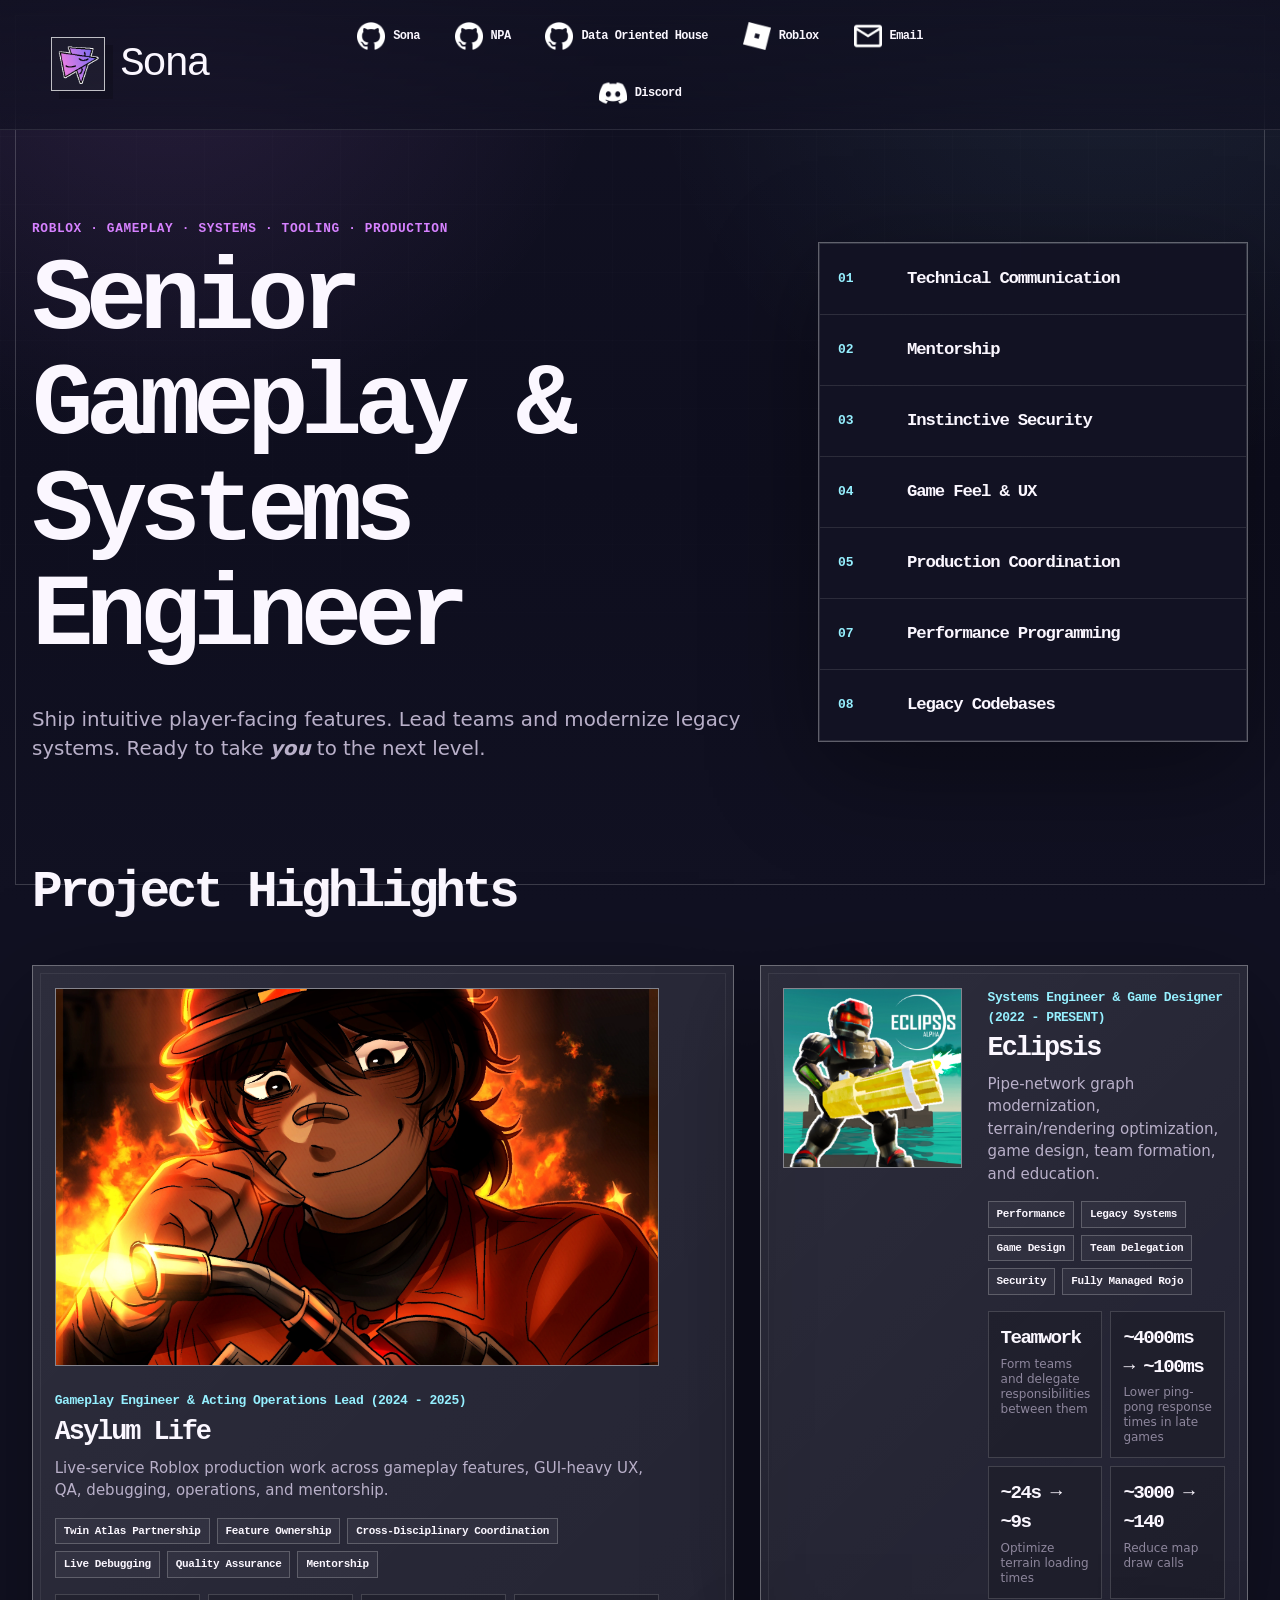
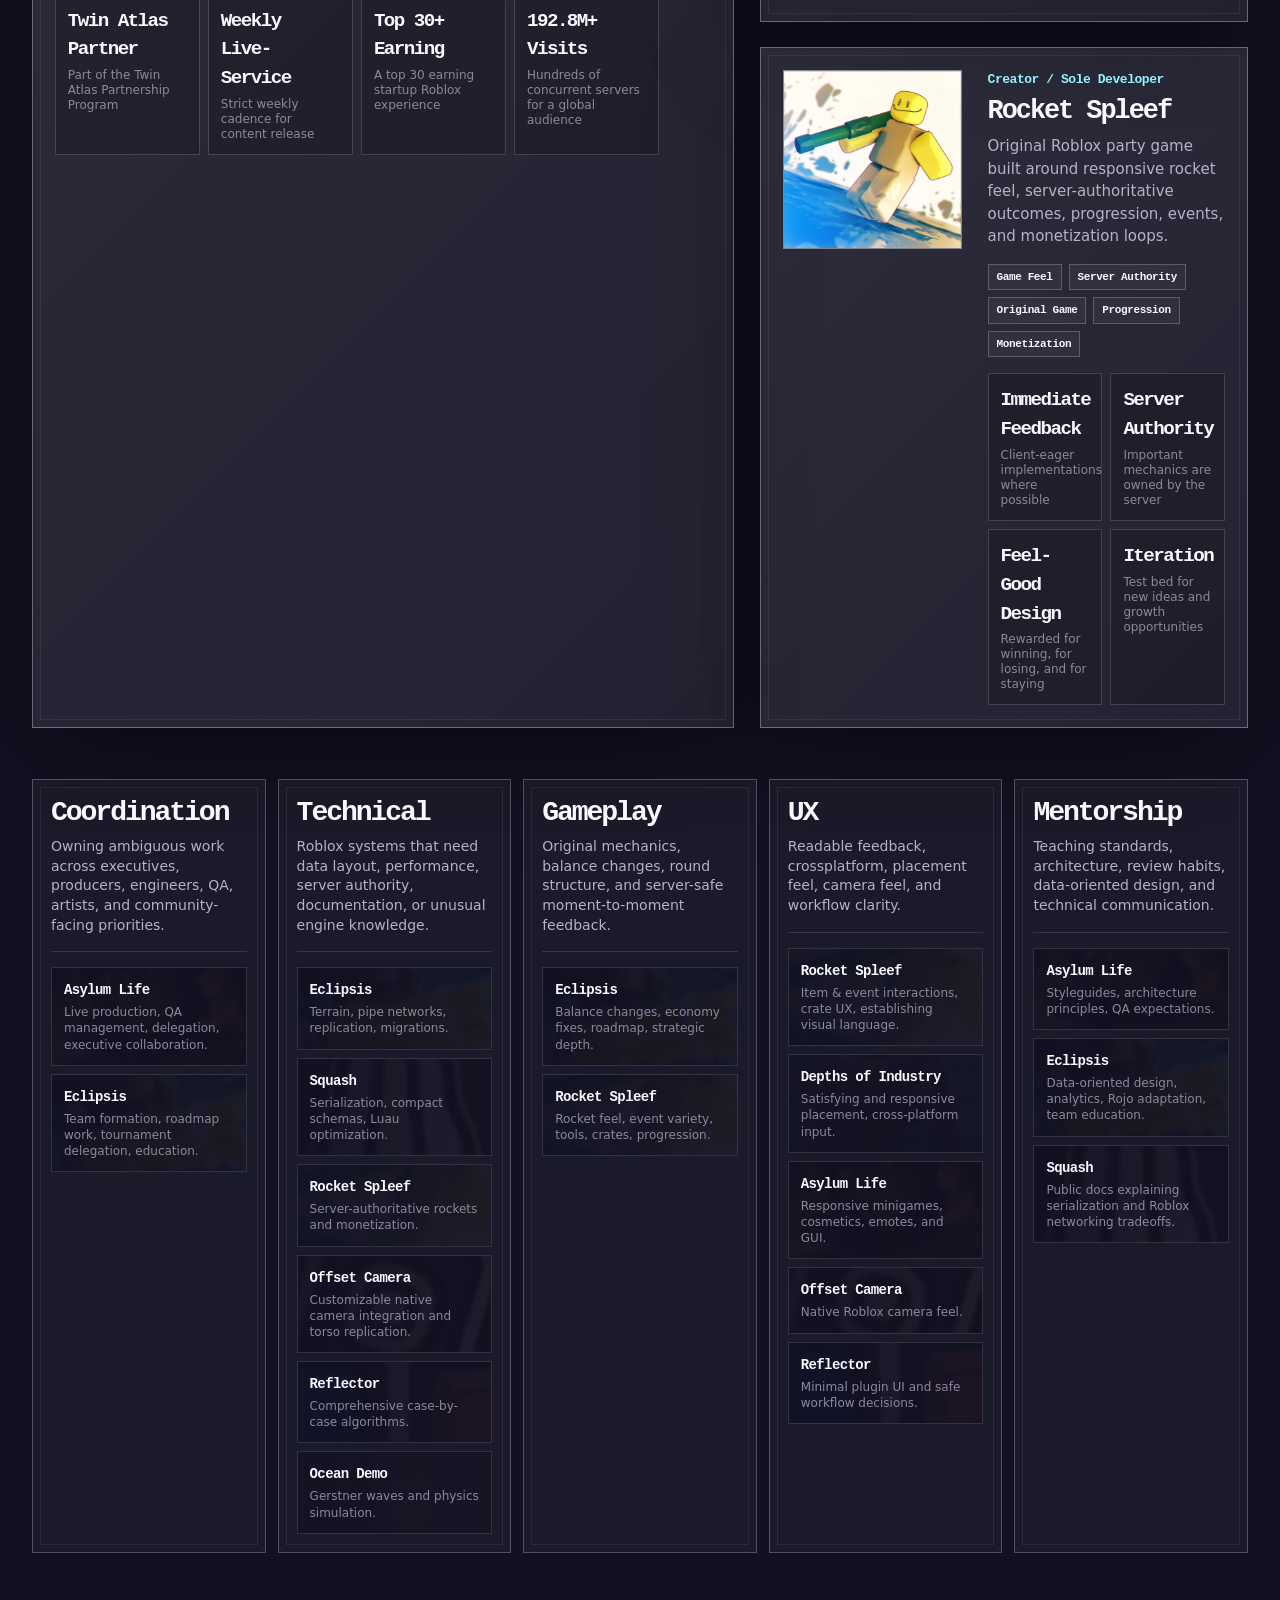
<file: index.html>
<!doctype html>
<html lang="en">
<head>
	<meta charset="utf-8" />
	<meta name="viewport" content="width=device-width, initial-scale=1" />
	<title>Sona · Senior Roblox Gameplay Engineer</title>
	<meta name="description" content="Sona's Roblox gameplay engineering portfolio for live-service gameplay, systems, UX, tooling, coordination, and mentorship." />
	<link rel="icon" href="favicon.ico" sizes="any" />
	<link rel="stylesheet" href="styles.css" />
</head>
<body>
	<header class="site-header" aria-label="Portfolio header">
		<a class="brand" href="#/" aria-label="Return to landing page">
			<span class="brand-mark"><img src="assets/Sona.webp" alt="Sona icon" /></span>
			<span class="brand-name">Sona</span>
		</a>

		<nav class="profile-links" aria-label="External links">
			<a class="profile-link icon-with-label" href="https://github.com/SolarScuffle-Bot" target="_blank" rel="noopener noreferrer" aria-label="Open Sona GitHub">
				<img src="assets/Github.webp" alt="" />
				<span>Sona</span>
			</a>
			<a class="profile-link icon-with-label" href="https://github.com/3065325" target="_blank" rel="noopener noreferrer" aria-label="Open NPA GitHub">
				<img src="assets/Github.webp" alt="" />
				<span>NPA</span>
			</a>
			<a class="profile-link icon-with-label" href="https://github.com/orgs/Data-Oriented-House/repositories" target="_blank" rel="noopener noreferrer" aria-label="Open NPA GitHub">
				<img src="assets/Github.webp" alt="" />
				<span>Data Oriented House</span>
			</a>
			<a class="profile-link icon-with-label" href="https://www.roblox.com/users/2722909519/profile" target="_blank" rel="noopener noreferrer" aria-label="Open Sona Roblox profile">
				<img src="assets/Roblox.webp" alt="" />
				<span>Roblox</span>
			</a>
			<a class="profile-link icon-with-label" href="mailto:synapsescuffle@gmail.com?subject=Portfolio%20Inquiry" data-email-link="synapsescuffle@gmail.com" aria-label="Email Sona">
				<img src="assets/Email.webp" alt="" />
				<span>Email</span>
			</a>
			<a class="profile-link icon-with-label" href="https://discord.com/users/864793728879558667" target="_blank" rel="noopener noreferrer" aria-label="Open Discord profile">
				<img src="assets/Discord.webp" alt="" />
				<span>Discord</span>
			</a>
			<!-- <a class="profile-link icon-with-label" href="assets/Sona_Resume.pdf" target="_blank" rel="noopener noreferrer" aria-label="Open résumé">
				<img src="assets/Resume.webp" alt="" />
				<span>Résumé</span>
			</a> -->
		</nav>

		<div class="header-balance" aria-hidden="true"></div>
	</header>

	<main id="app" class="app-shell" tabindex="-1"></main>

	<script src="app.js"></script>
</body>
</html>
</file>
<file: styles.css>
:root {
	--bg: #111122;
	--bg-deep: #0b0b18;
	--panel: rgba(255, 255, 255, 0.052);
	--panel-strong: rgba(255, 255, 255, 0.088);
	--panel-soft: rgba(255, 255, 255, 0.026);
	--line: rgba(255, 255, 255, 0.72);
	--line-soft: rgba(255, 255, 255, 0.17);
	--text: #fbf7ff;
	--muted: #b9b0c9;
	--quiet: #8e879d;
	--violet: #d681ff;
	--cyan: #96f0ff;
	--warm: #ffe19b;
	--display: "Cascadia Code", "Cascadia Mono", Consolas, "Liberation Mono", monospace;
	--body: Inter, Aptos, "Segoe UI", system-ui, sans-serif;
	--radius: 0px;
	--shadow: 0 28px 100px rgba(0, 0, 0, 0.38);
	--page: min(1500px, calc(100vw - clamp(28px, 5vw, 96px)));
}

* {
	box-sizing: border-box;
}

html {
	min-height: 100%;
	background: var(--bg);
	scroll-behavior: smooth;
}

body {
	min-height: 100vh;
	margin: 0;
	color: var(--text);
	font-family: var(--body);
	font-weight: 350;
	line-height: 1.5;
	background:
		radial-gradient(circle at 13% 0%, rgba(214, 129, 255, 0.12), transparent 28rem),
		radial-gradient(circle at 87% 0%, rgba(150, 240, 255, 0.075), transparent 30rem),
		linear-gradient(180deg, var(--bg), #0e0e1e 54%, var(--bg));
	background-attachment: fixed;
	overflow-x: hidden;
}

body::before {
	content: "";
	position: fixed;
	inset: 0;
	pointer-events: none;
	background-image:
		linear-gradient(rgba(255, 255, 255, 0.025) 1px, transparent 1px),
		linear-gradient(90deg, rgba(255, 255, 255, 0.021) 1px, transparent 1px);
	background-size: 68px 68px;
	mask-image: linear-gradient(to bottom, rgba(0, 0, 0, 0.7), rgba(0, 0, 0, 0.07));
}

body::after {
	content: "";
	position: fixed;
	inset: 15px;
	pointer-events: none;
	border: 1px solid rgba(255, 255, 255, 0.18);
}

button,
a {
	font: inherit;
}

a {
	color: inherit;
	text-decoration: none;
}

img {
	max-width: 100%;
}

.site-header {
	position: sticky;
	top: 0;
	z-index: 20;
	display: grid;
	grid-template-columns: minmax(210px, 1fr) auto minmax(210px, 1fr);
	align-items: center;
	gap: clamp(16px, 3vw, 48px);
	min-height: 82px;
	padding: 14px clamp(22px, 4vw, 58px);
	background: linear-gradient(180deg, rgba(17, 17, 34, 0.88), rgba(17, 17, 34, 0.66));
	backdrop-filter: blur(18px);
	border-bottom: 1px solid rgba(255, 255, 255, 0.11);
}

.brand {
	display: inline-grid;
	grid-template-columns: 54px auto;
	align-items: center;
	gap: 15px;
	min-width: max-content;
}

.brand-mark {
	width: 54px;
	height: 54px;
	display: grid;
	place-items: center;
	border: 1px solid var(--line);
	background: rgba(255, 255, 255, 0.035);
	box-shadow: 8px 8px 0 rgba(0, 0, 0, 0.18);
	transition: transform 160ms ease, border-color 160ms ease, box-shadow 160ms ease;
}

.brand:hover .brand-mark {
	transform: rotate(-4deg) translateY(-1px);
	border-color: var(--violet);
	box-shadow: 8px 8px 0 rgba(214, 129, 255, 0.16);
}

.brand-mark img {
	width: 44px;
	height: 44px;
	display: block;
	object-fit: cover;
}

.brand-name {
	font-family: var(--display);
	font-size: clamp(28px, 3.2vw, 45px);
	font-weight: 450;
	letter-spacing: -0.06em;
	line-height: 1;
}

.profile-links {
	display: flex;
	align-items: center;
	justify-content: center;
	gap: clamp(8px, 1vw, 15px);
	flex-wrap: wrap;
	justify-self: center;
}

.header-balance {
	min-width: 1px;
}

.profile-link {
	display: inline-flex;
	align-items: center;
	justify-content: center;
	gap: 8px;
	min-height: 42px;
	padding: 7px 10px;
	font-family: var(--display);
	font-size: 12px;
	font-weight: 750;
	letter-spacing: -0.045em;
	color: var(--text);
	border: 1px solid transparent;
	transition: transform 150ms ease, border-color 150ms ease, background 150ms ease;
}

.profile-link img {
	width: 28px;
	height: 28px;
	display: block;
	object-fit: contain;
}

.icon-only span {
	position: absolute;
	width: 1px;
	height: 1px;
	padding: 0;
	overflow: hidden;
	clip: rect(0, 0, 0, 0);
	white-space: nowrap;
	border: 0;
}

.profile-link:hover,
.profile-link:focus-visible {
	transform: translateY(-2px);
	border-color: rgba(255, 255, 255, 0.42);
	background: rgba(255, 255, 255, 0.055);
	outline: none;
}


.app-shell {
	position: relative;
	width: var(--page);
	margin: 0 auto;
	padding: clamp(30px, 4vw, 66px) 0 clamp(52px, 7vw, 96px);
}

.app-shell:focus {
	outline: none;
}

.route-view {
	animation: view-in 280ms ease both;
}

@keyframes view-in {
	from {
		opacity: 0;
		transform: translateY(8px);
	}
	to {
		opacity: 1;
		transform: translateY(0);
	}
}

.hero {
	display: grid;
	grid-template-columns: minmax(0, 1fr) minmax(280px, 430px);
	gap: clamp(22px, 4vw, 66px);
	align-items: stretch;
	padding: clamp(18px, 3vw, 42px) 0 clamp(28px, 4vw, 62px);
}

.hero-copy {
	display: flex;
	flex-direction: column;
	justify-content: center;
	min-height: 310px;
}

.eyebrow {
	margin: 0 0 10px;
	font-family: var(--display);
	font-size: clamp(11px, 1vw, 13px);
	font-weight: 800;
	letter-spacing: 0.05em;
	text-transform: uppercase;
	color: var(--violet);
}

h1,
h2,
h3,
p {
	margin-top: 0;
}

h1,
h2,
h3 {
	font-family: var(--display);
	letter-spacing: -0.075em;
	line-height: 1.03;
}

h1 {
	max-width: 980px;
	margin-bottom: 20px;
	font-size: clamp(52px, 8vw, 118px);
	font-weight: 900;
}

h2 {
	margin-bottom: 8px;
	font-size: clamp(32px, 4vw, 64px);
	font-weight: 900;
}

h3 {
	margin-bottom: 8px;
	font-size: clamp(22px, 2.1vw, 34px);
	font-weight: 850;
}

.hero-lede,
.section-heading p,
.case-pitch,
.case-section-heading p,
.bucket-head p {
	max-width: 760px;
	margin-bottom: 0;
	color: var(--muted);
	font-size: clamp(17px, 1.55vw, 22px);
	line-height: 1.45;
}

.hero-panel {
	align-self: center;
	display: grid;
	gap: 1px;
	padding: 1px;
	border: 1px solid rgba(255, 255, 255, 0.24);
	background: rgba(255, 255, 255, 0.12);
	box-shadow: var(--shadow);
}

.role-line {
	display: grid;
	grid-template-columns: 54px 1fr;
	align-items: center;
	gap: 15px;
	min-height: 70px;
	padding: 16px 18px;
	background: rgba(17, 17, 34, 0.92);
}

.role-line span {
	font-family: var(--display);
	font-size: 13px;
	font-weight: 800;
	color: var(--cyan);
}

.role-line strong {
	font-family: var(--display);
	font-size: clamp(16px, 1.35vw, 21px);
	letter-spacing: -0.065em;
}

.section-block {
	margin-top: clamp(20px, 4vw, 68px);
}

.section-heading {
	display: grid;
	grid-template-columns: minmax(260px, 0.45fr) minmax(0, 0.55fr);
	column-gap: clamp(24px, 4vw, 68px);
	row-gap: 8px;
	align-items: end;
	margin-bottom: clamp(20px, 3vw, 40px);
}

.section-heading .eyebrow {
	grid-column: 1 / -1;
}

.section-heading.compact {
	grid-template-columns: 1fr;
	max-width: 920px;
}

.highlight-grid {
	display: grid;
	grid-template-columns: minmax(0, 1.18fr) minmax(280px, 0.82fr);
	gap: clamp(16px, 2vw, 28px);
}

.highlight-card {
	position: relative;
	display: grid;
	grid-template-columns: minmax(170px, 0.43fr) minmax(0, 0.57fr);
	gap: clamp(16px, 2vw, 28px);
	min-height: 310px;
	padding: clamp(15px, 1.7vw, 24px);
	border: 1px solid rgba(255, 255, 255, 0.32);
	background:
		linear-gradient(135deg, rgba(255, 255, 255, 0.07), rgba(255, 255, 255, 0.025)),
		var(--panel);
	box-shadow: var(--shadow);
}

.highlight-card.featured {
	grid-row: span 2;
	grid-template-columns: 0.92fr;
	align-content: start;
	min-height: 680px;
}

.highlight-card::after,
.case-section::after,
.proof-bucket::after,
.case-hero::after {
	content: "";
	position: absolute;
	inset: 7px;
	border: 1px solid rgba(255, 255, 255, 0.07);
	pointer-events: none;
}

.highlight-media {
	position: relative;
	aspect-ratio: 1 / 1;
	border: 1px solid rgba(255, 255, 255, 0.4);
	background: rgba(255, 255, 255, 0.04);
	overflow: hidden;
}

.highlight-card.featured .highlight-media {
	aspect-ratio: 16 / 10;
}

.highlight-media img,
.case-media img {
	width: 100%;
	height: 100%;
	display: block;
	object-fit: cover;
	transition: transform 320ms ease, filter 320ms ease;
}

.highlight-card:hover .highlight-media img,
.case-media:hover img {
	transform: scale(1.025);
	filter: saturate(1.08) contrast(1.03);
}

.highlight-body {
	display: flex;
	flex-direction: column;
	gap: 16px;
	justify-content: space-between;
}

.project-role,
.case-role {
	margin: 0 0 8px;
	font-family: var(--display);
	font-size: 13px;
	font-weight: 800;
	letter-spacing: -0.035em;
	color: var(--cyan);
}

.highlight-body h3 {
	margin-bottom: 10px;
}

.highlight-body p:not(.project-role) {
	margin: 0;
	color: var(--muted);
	font-size: 15px;
}

.proof-pills {
	display: flex;
	flex-wrap: wrap;
	gap: 7px;
}

.proof-pills span {
	display: inline-flex;
	align-items: center;
	min-height: 25px;
	padding: 4px 8px;
	font-family: var(--display);
	font-size: 11px;
	font-weight: 800;
	letter-spacing: -0.035em;
	color: var(--text);
	border: 1px solid rgba(255, 255, 255, 0.22);
	background: rgba(255, 255, 255, 0.045);
}

.stat-grid {
	display: grid;
	grid-template-columns: repeat(4, minmax(0, 1fr));
	gap: 8px;
}

.highlight-card:not(.featured) .stat-grid {
	grid-template-columns: repeat(2, minmax(0, 1fr));
}

.stat-card {
	min-height: 74px;
	padding: 12px;
	border: 1px solid rgba(255, 255, 255, 0.16);
	background: rgba(0, 0, 0, 0.16);
}

.stat-card strong {
	display: block;
	margin-bottom: 4px;
	font-family: var(--display);
	font-size: clamp(17px, 1.5vw, 24px);
	font-weight: 900;
	letter-spacing: -0.08em;
}

.stat-card span {
	display: block;
	color: var(--quiet);
	font-size: 12px;
	line-height: 1.25;
}

.actions {
	display: flex;
	flex-wrap: wrap;
	gap: 9px;
}

.action {
	display: inline-flex;
	align-items: center;
	justify-content: center;
	min-height: 40px;
	padding: 9px 13px;
	font-family: var(--display);
	font-size: 12px;
	font-weight: 850;
	letter-spacing: -0.04em;
	border: 1px solid rgba(255, 255, 255, 0.34);
	transition: transform 150ms ease, background 150ms ease, border-color 150ms ease;
}

.action.primary {
	color: #111122;
	background: var(--text);
	border-color: var(--text);
}

.action.secondary {
	color: var(--text);
	background: rgba(255, 255, 255, 0.04);
}

.action:hover,
.action:focus-visible,
.bucket-item:hover,
.bucket-item:focus-visible,
.back-link:hover,
.back-link:focus-visible,
.case-jump a:hover,
.case-jump a:focus-visible {
	transform: translateY(-2px);
	border-color: var(--violet);
	outline: none;
}

.proof-index {
	padding-bottom: 20px;
}

.proof-map {
	display: grid;
	grid-template-columns: repeat(5, minmax(0, 1fr));
	gap: 12px;
	align-items: stretch;
}

.proof-bucket {
	position: relative;
	display: flex;
	flex-direction: column;
	min-height: 100%;
	padding: 18px;
	border: 1px solid rgba(255, 255, 255, 0.24);
	background: rgba(255, 255, 255, 0.04);
}

.bucket-head {
	padding-bottom: 16px;
	border-bottom: 1px solid rgba(255, 255, 255, 0.12);
}

.bucket-head h3 {
	margin-bottom: 10px;
	font-size: clamp(23px, 2.2vw, 34px);
}

.bucket-head p {
	font-size: 14px;
	line-height: 1.4;
}

.bucket-items {
	display: grid;
	gap: 8px;
	margin-top: 15px;
}

.bucket-item {
	position: relative;
	isolation: isolate;
	overflow: hidden;
	display: grid;
	gap: 3px;
	padding: 12px;
	border: 1px solid rgba(255, 255, 255, 0.12);
	background: rgba(0, 0, 0, 0.14);
	transition: transform 150ms ease, border-color 150ms ease, background 150ms ease;
}

.bucket-item::before {
	content: "";
	position: absolute;
	inset: -18px;
	z-index: -2;
	background-image: var(--item-bg);
	background-size: cover;
	background-position: center;
	filter: blur(2px) saturate(0.85) contrast(1.05);
	opacity: 0.18;
	transform: scale(1.08);
	transition: opacity 150ms ease, transform 150ms ease, filter 150ms ease;
}

.bucket-item::after {
	content: "";
	position: absolute;
	inset: 0;
	z-index: -1;
	background:
		linear-gradient(90deg, rgba(17, 17, 34, 0.87), rgba(17, 17, 34, 0.72)),
		rgba(0, 0, 0, 0.08);
	pointer-events: none;
}

.bucket-item:hover::before,
.bucket-item:focus-visible::before {
	opacity: 0.28;
	filter: blur(2px) saturate(1.03) contrast(1.08);
	transform: scale(1.12);
}

.bucket-item strong {
	font-family: var(--display);
	font-size: 14px;
	font-weight: 850;
	letter-spacing: -0.045em;
}

.bucket-item span {
	color: var(--quiet);
	font-size: 12px;
	line-height: 1.35;
}

.back-link {
	display: inline-flex;
	margin-bottom: 18px;
	padding: 8px 10px;
	font-family: var(--display);
	font-size: 12px;
	font-weight: 850;
	letter-spacing: -0.04em;
	border: 1px solid rgba(255, 255, 255, 0.2);
	background: rgba(255, 255, 255, 0.035);
	transition: transform 150ms ease, border-color 150ms ease;
}

.case-hero {
	position: relative;
	display: grid;
	grid-template-columns: minmax(0, 1fr) minmax(270px, 480px);
	gap: clamp(20px, 4vw, 58px);
	align-items: stretch;
	padding: clamp(20px, 3vw, 40px);
	border: 1px solid rgba(255, 255, 255, 0.28);
	background:
		linear-gradient(135deg, rgba(255, 255, 255, 0.07), rgba(255, 255, 255, 0.028)),
		var(--panel);
	box-shadow: var(--shadow);
}

.case-hero-copy {
	display: flex;
	flex-direction: column;
	justify-content: center;
	gap: 16px;
}

.case-hero h1 {
	font-size: clamp(52px, 7vw, 108px);
	margin: 0;
}

.case-role {
	margin: 0;
	font-size: clamp(14px, 1.5vw, 18px);
}

.case-pitch {
	font-size: clamp(17px, 1.5vw, 22px);
}

.case-media {
	aspect-ratio: 1 / 1;
	align-self: center;
	border: 1px solid rgba(255, 255, 255, 0.38);
	background: rgba(0, 0, 0, 0.15);
	overflow: hidden;
}

.case-page > .stat-grid {
	margin: clamp(14px, 2vw, 24px) 0 clamp(18px, 3vw, 34px);
}

.case-jump {
	position: sticky;
	top: 84px;
	z-index: 10;
	display: flex;
	flex-wrap: wrap;
	gap: 8px;
	padding: 10px;
	margin: 0 0 clamp(18px, 3vw, 34px);
	border: 1px solid rgba(255, 255, 255, 0.14);
	background: rgba(17, 17, 34, 0.78);
	backdrop-filter: blur(14px);
}

.case-jump a {
	display: inline-flex;
	align-items: center;
	min-height: 32px;
	padding: 6px 9px;
	font-family: var(--display);
	font-size: 11px;
	font-weight: 800;
	letter-spacing: -0.04em;
	color: var(--muted);
	border: 1px solid rgba(255, 255, 255, 0.12);
	background: rgba(255, 255, 255, 0.032);
	transition: transform 150ms ease, color 150ms ease, border-color 150ms ease;
}

.case-jump a:hover,
.case-jump a:focus-visible {
	color: var(--text);
}

.case-sections {
	display: grid;
	gap: clamp(14px, 2vw, 24px);
}

.case-section {
	position: relative;
	display: grid;
	grid-template-columns: minmax(230px, 0.32fr) minmax(0, 0.68fr);
	gap: clamp(18px, 3vw, 38px);
	padding: clamp(18px, 3vw, 34px);
	border: 1px solid rgba(255, 255, 255, 0.2);
	background: rgba(255, 255, 255, 0.038);
}

.case-section-heading h2 {
	font-size: clamp(30px, 3.4vw, 54px);
}

.case-section-heading p {
	font-size: 15px;
	line-height: 1.45;
}

.evidence-grid {
	display: grid;
	grid-template-columns: repeat(2, minmax(0, 1fr));
	gap: 10px;
	align-content: start;
}

.evidence-card {
	position: relative;
	isolation: isolate;
	overflow: hidden;
	min-height: 126px;
	padding: 16px;
	border: 1px solid rgba(255, 255, 255, 0.13);
	background: rgba(0, 0, 0, 0.16);
	transition: transform 150ms ease, border-color 150ms ease, background 150ms ease;
}

.evidence-card.has-media {
	padding: 15px 46px 15px 16px;
	cursor: pointer;
}

.evidence-card.has-media::before {
	content: "";
	position: absolute;
	inset: -20px;
	z-index: 0;
	background-image: var(--media-bg);
	background-size: cover;
	background-position: center;
	filter: blur(2px) saturate(0.9) contrast(1.04);
	opacity: 0.18;
	transform: scale(1.08);
	transition: opacity 160ms ease, transform 160ms ease, filter 160ms ease;
}

.evidence-card.has-media::after {
	content: "";
	position: absolute;
	inset: 0;
	z-index: 1;
	background:
		linear-gradient(105deg, rgba(17, 17, 34, 0.86), rgba(17, 17, 34, 0.72)),
		rgba(0, 0, 0, 0.12);
}


.evidence-media-bg-video {
	position: absolute;
	inset: 0;
	z-index: 0;
	width: 100%;
	height: 100%;
	object-fit: cover;
	opacity: 0.22;
	filter: blur(2px) saturate(0.9) contrast(1.04);
	transform: scale(1.08);
	pointer-events: none;
}

.evidence-card.has-media:hover,
.evidence-card.has-media:focus-within {
	transform: translateY(-2px);
	border-color: rgba(214, 129, 255, 0.62);
	background: rgba(255, 255, 255, 0.052);
}

.evidence-card.has-media:hover::before,
.evidence-card.has-media:focus-within::before {
	opacity: 0.29;
	filter: blur(2px) saturate(1.08) contrast(1.08);
	transform: scale(1.13);
}

.evidence-content {
	position: relative;
	z-index: 2;
}

.evidence-media-button {
	position: absolute;
	inset: 0;
	z-index: 4;
	padding: 0;
	border: 0;
	background: transparent;
	cursor: pointer;
}

.evidence-media-button:focus-visible {
	outline: 2px solid var(--violet);
	outline-offset: -2px;
}

.media-corner-icon {
	position: absolute;
	top: 14px;
	right: 15px;
	width: 18px;
	height: 18px;
	filter: drop-shadow(0 4px 10px rgba(0, 0, 0, 0.55));
	transition: transform 150ms ease, opacity 150ms ease;
}

.media-corner-icon::before,
.media-corner-icon::after {
	content: "";
	position: absolute;
	left: 50%;
	width: 12px;
	height: 3px;
	background: rgba(255, 255, 255, 0.88);
	transform-origin: center;
}

.media-corner-icon::before {
	top: 8px;
	transform: translateX(-80%) rotate(42deg);
}

.media-corner-icon::after {
	top: 8px;
	transform: translateX(-20%) rotate(-42deg);
}

.evidence-card.has-media:hover .media-corner-icon,
.evidence-card.has-media:focus-within .media-corner-icon {
	transform: translateY(3px);
}

.attached-media-kind {
	display: inline-flex;
	margin-bottom: 8px;
	font-family: var(--display);
	font-size: 9px;
	font-weight: 900;
	letter-spacing: 0.08em;
	color: var(--warm);
}

.evidence-card h3 {
	margin-bottom: 8px;
	font-size: clamp(18px, 1.5vw, 24px);
}

.evidence-card p {
	margin: 0;
	color: var(--muted);
	font-size: 14px;
	line-height: 1.42;
}

.media-needed {
	margin-top: clamp(24px, 4vw, 54px);
	padding: clamp(20px, 3vw, 34px);
	border: 1px dashed rgba(255, 255, 255, 0.3);
	background: rgba(255, 255, 255, 0.026);
}

.slot-grid {
	display: grid;
	grid-template-columns: repeat(5, minmax(0, 1fr));
	gap: 10px;
	margin-top: 20px;
}

.media-slot {
	min-height: 95px;
	padding: 13px;
	border: 1px solid rgba(255, 255, 255, 0.16);
	background: rgba(0, 0, 0, 0.16);
}

.media-slot span {
	display: block;
	margin-bottom: 9px;
	font-family: var(--display);
	font-size: 10px;
	font-weight: 900;
	letter-spacing: 0.06em;
	text-transform: uppercase;
	color: var(--warm);
}

.media-slot strong {
	display: block;
	font-family: var(--display);
	font-size: 15px;
	font-weight: 850;
	letter-spacing: -0.05em;
	line-height: 1.2;
}

.project-placeholder {
	display: grid;
	place-items: center;
	width: 100%;
	height: 100%;
	min-height: 220px;
	font-family: var(--display);
	font-size: clamp(50px, 10vw, 120px);
	font-weight: 900;
	letter-spacing: -0.12em;
	color: rgba(255, 255, 255, 0.58);
	background:
		linear-gradient(135deg, rgba(214, 129, 255, 0.16), transparent 40%),
		repeating-linear-gradient(135deg, rgba(255, 255, 255, 0.07) 0 1px, transparent 1px 12px),
		rgba(255, 255, 255, 0.04);
}

@media (max-width: 1180px) {
	.proof-map {
		grid-template-columns: repeat(2, minmax(0, 1fr));
	}

	.proof-bucket:nth-child(2) {
		grid-column: span 2;
	}

	.slot-grid,
	.media-strip {
		grid-template-columns: repeat(3, minmax(0, 1fr));
	}
}

@media (max-width: 980px) {
	body::after {
		inset: 9px;
	}

	.site-header {
		position: relative;
		grid-template-columns: 1fr;
		align-items: center;
	}

	.profile-links {
		justify-content: center;
		justify-self: center;
	}

	.header-balance {
		display: none;
	}

	.hero,
	.case-hero,
	.case-section,
	.section-heading,
	.highlight-grid,
	.highlight-card {
		grid-template-columns: 1fr;
	}

	.hero-copy {
		min-height: auto;
	}

	.hero-panel {
		align-self: stretch;
	}

	.highlight-card.featured {
		min-height: auto;
	}

	.stat-grid,
	.highlight-card:not(.featured) .stat-grid {
		grid-template-columns: repeat(2, minmax(0, 1fr));
	}

	.case-media {
		max-width: 420px;
	}

	.case-jump {
		position: relative;
		top: auto;
	}
}

@media (max-width: 700px) {
	:root {
		--page: calc(100vw - 28px);
	}

	.site-header {
		padding: 13px 18px;
	}

	.brand {
		grid-template-columns: 48px auto;
		gap: 12px;
	}

	.brand-mark {
		width: 48px;
		height: 48px;
	}

	.brand-name {
		font-size: 31px;
	}

	.icon-with-label span {
		position: absolute;
		width: 1px;
		height: 1px;
		padding: 0;
		overflow: hidden;
		clip: rect(0, 0, 0, 0);
		white-space: nowrap;
		border: 0;
	}

	.profile-link {
		min-height: 34px;
		padding: 6px 8px;
	}

	h1 {
		font-size: clamp(42px, 13vw, 70px);
	}

	h2 {
		font-size: clamp(30px, 9vw, 46px);
	}

	.hero-lede,
	.section-heading p,
	.case-pitch,
	.bucket-head p {
		font-size: 16px;
	}

	.highlight-card,
	.case-hero,
	.case-section,
	.media-needed {
		padding: 16px;
	}

	.role-line {
		grid-template-columns: 40px 1fr;
		min-height: 58px;
		padding: 12px 14px;
	}

	.proof-map,
	.proof-bucket:nth-child(2),
	.evidence-grid,
	.slot-grid,
	.stat-grid,
	.highlight-card:not(.featured) .stat-grid,
	.media-strip {
		grid-template-columns: 1fr;
		grid-column: auto;
	}

	.media-card.diagram.filled {
		grid-column: auto;
	}

	.highlight-card.featured .highlight-media {
		aspect-ratio: 1 / 1;
	}
}

@media (prefers-reduced-motion: reduce) {
	*,
	*::before,
	*::after {
		scroll-behavior: auto !important;
		animation-duration: 0.01ms !important;
		animation-iteration-count: 1 !important;
		transition-duration: 0.01ms !important;
	}
}


.external-text-link {
	width: fit-content;
	padding-bottom: 3px;
	font-family: var(--display);
	font-size: 13px;
	font-weight: 850;
	letter-spacing: -0.04em;
	color: var(--cyan);
	border-bottom: 1px solid rgba(150, 240, 255, 0.56);
	transition: color 150ms ease, border-color 150ms ease;
}

.external-text-link:hover,
.external-text-link:focus-visible {
	color: var(--text);
	border-color: var(--text);
	outline: none;
}

.case-page > .media-strip {
	margin-top: clamp(14px, 2vw, 24px);
}

.case-section-body {
	display: grid;
	gap: 14px;
}

.media-strip {
	display: grid;
	grid-template-columns: repeat(3, minmax(0, 1fr));
	gap: 10px;
}

.media-card {
	position: relative;
	min-height: 126px;
	border: 1px solid rgba(255, 255, 255, 0.16);
	background: rgba(0, 0, 0, 0.18);
	overflow: hidden;
}

.media-card.placeholder {
	display: flex;
	flex-direction: column;
	justify-content: space-between;
	padding: 14px;
	background:
		repeating-linear-gradient(135deg, rgba(255, 255, 255, 0.055) 0 1px, transparent 1px 12px),
		rgba(0, 0, 0, 0.18);
}

.media-card.placeholder::after {
	content: "+";
	position: absolute;
	right: 12px;
	bottom: 2px;
	font-family: var(--display);
	font-size: 44px;
	font-weight: 900;
	line-height: 1;
	color: rgba(255, 255, 255, 0.16);
}

.media-card.filled {
	display: grid;
	grid-template-rows: minmax(120px, 1fr) auto;
	margin: 0;
}

.media-card.filled img {
	width: 100%;
	height: 100%;
	min-height: 210px;
	display: block;
	object-fit: cover;
}

.media-card.filled figcaption {
	display: grid;
	gap: 4px;
	padding: 10px 12px 12px;
	background: rgba(0, 0, 0, 0.42);
}

.media-card span,
.media-card figcaption span {
	display: block;
	font-family: var(--display);
	font-size: 10px;
	font-weight: 900;
	letter-spacing: 0.06em;
	text-transform: uppercase;
	color: var(--warm);
}

.media-card strong,
.media-card figcaption strong {
	display: block;
	max-width: 28ch;
	font-family: var(--display);
	font-size: 15px;
	font-weight: 850;
	letter-spacing: -0.05em;
	line-height: 1.2;
}

.media-card.diagram.filled {
	grid-column: span 2;
}

.media-card.diagram.filled img {
	object-fit: contain;
	background: rgba(255, 255, 255, 0.03);
}

@media (max-width: 1180px) {
	.media-strip {
		grid-template-columns: repeat(2, minmax(0, 1fr));
	}
}

@media (max-width: 700px) {
	.media-strip {
		grid-template-columns: 1fr;
	}

	.media-card.diagram.filled {
		grid-column: auto;
	}
}


body.modal-open {
	overflow: hidden;
}

body.modal-open .site-header,
body.modal-open .app-shell {
	filter: blur(7px) brightness(0.58);
}

.media-modal-overlay {
	position: fixed;
	inset: 0;
	z-index: 100;
	display: grid;
	place-items: center;
	padding: clamp(16px, 4vw, 54px);
	background: rgba(2, 2, 8, 0.66);
	backdrop-filter: blur(2px);
}

.media-modal-panel {
	position: relative;
	width: 75vw;
	height: 75vh;
	max-width: 1500px;
	max-height: 980px;
	min-width: min(75vw, 720px);
	min-height: min(75vh, 520px);
	border: 1px solid rgba(255, 255, 255, 0.34);
	background:
		linear-gradient(180deg, rgba(255, 255, 255, 0.065), rgba(255, 255, 255, 0.022)),
		var(--bg);
	box-shadow: 0 34px 120px rgba(0, 0, 0, 0.72);
	overflow: hidden;
}

.media-modal-panel::after {
	content: "";
	position: absolute;
	inset: 7px;
	border: 1px solid rgba(255, 255, 255, 0.08);
	pointer-events: none;
}

.modal-close {
	position: absolute;
	top: 13px;
	right: 13px;
	z-index: 3;
	display: grid;
	place-items: center;
	width: 39px;
	height: 39px;
	font-family: var(--display);
	font-size: 28px;
	font-weight: 850;
	line-height: 1;
	color: var(--text);
	border: 1px solid rgba(255, 255, 255, 0.28);
	background: rgba(17, 17, 34, 0.9);
	cursor: pointer;
	transition: transform 150ms ease, border-color 150ms ease, background 150ms ease;
}

.modal-close:hover,
.modal-close:focus-visible {
	transform: translateY(-1px);
	border-color: var(--violet);
	background: rgba(255, 255, 255, 0.08);
	outline: none;
}

.modal-scroll {
	height: 100%;
	overflow: auto;
	padding: clamp(24px, 4vw, 46px);
	scrollbar-width: thin;
	scrollbar-color: rgba(214, 129, 255, 0.46) rgba(255, 255, 255, 0.045);
}

.modal-scroll::-webkit-scrollbar {
	width: 10px;
	height: 10px;
}

.modal-scroll::-webkit-scrollbar-track {
	background: rgba(255, 255, 255, 0.045);
	border-left: 1px solid rgba(255, 255, 255, 0.08);
}

.modal-scroll::-webkit-scrollbar-thumb {
	background:
		linear-gradient(180deg, rgba(214, 129, 255, 0.55), rgba(150, 240, 255, 0.32));
	border: 2px solid rgba(17, 17, 34, 0.86);
}

.modal-scroll::-webkit-scrollbar-thumb:hover {
	background:
		linear-gradient(180deg, rgba(214, 129, 255, 0.76), rgba(150, 240, 255, 0.46));
}

.modal-kicker {
	margin: 0 48px 10px 0;
	font-family: var(--display);
	font-size: 11px;
	font-weight: 900;
	letter-spacing: 0.06em;
	text-transform: uppercase;
	color: var(--warm);
}

.media-modal-panel h2 {
	max-width: 760px;
	margin: 0 48px 14px 0;
	font-size: clamp(34px, 5vw, 72px);
}

.modal-lede {
	max-width: 780px;
	margin-bottom: clamp(18px, 3vw, 30px);
	color: var(--muted);
	font-size: clamp(16px, 1.5vw, 21px);
	line-height: 1.45;
}

.modal-media {
	margin: 0 0 clamp(20px, 3vw, 34px);
}

.modal-media.filled {
	border: 0;
	background: transparent;
	overflow: visible;
}

.modal-media.video,
.modal-media.filled.video {
	display: flex;
	flex-direction: column;
	align-items: center;
	justify-content: center;
}

.modal-media.filled.video video {
	display: block;
	width: min(100%, 1200px);
	max-height: min(560px, 58vh);
	margin-inline: auto;
	object-fit: contain;
	background: rgba(255, 255, 255, 0.026);
	border: 1px solid rgba(255, 255, 255, 0.22);
}

.youtube-embed {
	aspect-ratio: 16 / 9;
	border: 1px solid rgba(255, 255, 255, 0.22);
	background: rgba(0, 0, 0, 0.18);
	overflow: hidden;
}

.youtube-embed iframe,
.modal-media.embed iframe {
	display: block;
	width: 100%;
	height: 100%;
	border: 0;
}

.modal-media.embed {
	border: 1px solid rgba(255, 255, 255, 0.22);
	background: rgba(0, 0, 0, 0.18);
	overflow: hidden;
}

.modal-media.filled img {
	display: block;
	width: 100%;
	max-height: min(560px, 58vh);
	object-fit: contain;
	background: rgba(255, 255, 255, 0.026);
	border: 1px solid rgba(255, 255, 255, 0.22);
}

.modal-media.filled figcaption {
	width: min(100%, 1200px);
	margin: 10px auto 0;
	padding: 0;
	font-family: var(--display);
	font-size: 13px;
	font-weight: 850;
	letter-spacing: -0.045em;
	line-height: 1.35;
	color: var(--text);
	background: transparent;
}

.modal-media.image-zoomable {
	display: flex;
	flex-direction: column;
	align-items: center;
}

.modal-image-zoom-button {
	display: block;
	width: min(100%, 1200px);
	max-width: 100%;
	margin: 0 auto;
	padding: 0;
	border: 0;
	background: transparent;
	cursor: zoom-in;
	scroll-behavior: auto;
}

.modal-image-zoom-button img {
	cursor: inherit;
}

.modal-image-zoom-button:focus-visible {
	outline: 2px solid var(--violet);
	outline-offset: 4px;
}

.modal-media.image-zoomable.is-zoomed .modal-image-zoom-button {
	width: 100%;
	max-height: min(72vh, 780px);
	overflow: auto;
	border: 1px solid rgba(255, 255, 255, 0.22);
	background: rgba(255, 255, 255, 0.026);
	cursor: zoom-out;
	scrollbar-width: thin;
	scrollbar-color: rgba(214, 129, 255, 0.46) rgba(255, 255, 255, 0.045);
}

.modal-media.image-zoomable.is-zoomed .modal-image-zoom-button::-webkit-scrollbar {
	width: 10px;
	height: 10px;
}

.modal-media.image-zoomable.is-zoomed .modal-image-zoom-button::-webkit-scrollbar-track {
	background: rgba(255, 255, 255, 0.045);
}

.modal-media.image-zoomable.is-zoomed .modal-image-zoom-button::-webkit-scrollbar-thumb {
	background:
		linear-gradient(180deg, rgba(214, 129, 255, 0.55), rgba(150, 240, 255, 0.32));
	border: 2px solid rgba(17, 17, 34, 0.86);
}

.modal-media.image-zoomable.is-zoomed img {
	width: 160%;
	max-width: none;
	max-height: none;
	border: 0;
}

.modal-media.placeholder {
	position: relative;
	isolation: isolate;
	display: grid;
	align-content: end;
	min-height: 330px;
	padding: 24px;
	background:
		repeating-linear-gradient(135deg, rgba(255, 255, 255, 0.055) 0 1px, transparent 1px 13px),
		rgba(0, 0, 0, 0.18);
}

.modal-media.placeholder::before {
	content: "";
	position: absolute;
	inset: -20px;
	z-index: -2;
	background-image: var(--media-bg);
	background-size: cover;
	background-position: center;
	filter: blur(2px) saturate(0.9);
	opacity: 0.14;
	transform: scale(1.08);
}

.modal-media.placeholder::after {
	content: "+";
	position: absolute;
	right: 20px;
	bottom: 2px;
	font-family: var(--display);
	font-size: 74px;
	font-weight: 900;
	line-height: 1;
	color: rgba(255, 255, 255, 0.16);
}

.modal-media.placeholder span {
	font-family: var(--display);
	font-size: 11px;
	font-weight: 900;
	letter-spacing: 0.06em;
	text-transform: uppercase;
	color: var(--warm);
}

.modal-media.placeholder strong {
	max-width: 620px;
	margin-top: 8px;
	font-family: var(--display);
	font-size: clamp(24px, 3vw, 42px);
	font-weight: 900;
	letter-spacing: -0.07em;
	line-height: 1.05;
}

.modal-media.placeholder p {
	max-width: 620px;
	margin: 12px 0 0;
	color: var(--muted);
}

.modal-copy {
	display: grid;
	grid-template-columns: repeat(3, minmax(0, 1fr));
	gap: 12px;
}

.modal-copy section {
	padding: 16px;
	border: 1px solid rgba(255, 255, 255, 0.14);
	background: rgba(0, 0, 0, 0.14);
}

.modal-copy h3 {
	margin-bottom: 8px;
	font-size: clamp(18px, 1.6vw, 25px);
}

.modal-copy p {
	margin: 0;
	color: var(--muted);
	font-size: 14px;
	line-height: 1.48;
}

.code-embed {
	margin: 0 0 clamp(20px, 3vw, 34px);
	border: 1px solid rgba(255, 255, 255, 0.18);
	background: rgba(3, 3, 10, 0.54);
	overflow: hidden;
}

.code-embed figcaption {
	display: grid;
	grid-template-columns: auto 1fr auto;
	align-items: center;
	gap: 12px;
	padding: 11px 14px;
	border-bottom: 1px solid rgba(255, 255, 255, 0.13);
	background: rgba(255, 255, 255, 0.045);
	font-family: var(--display);
	letter-spacing: -0.045em;
}

.code-embed figcaption span,
.code-embed figcaption em {
	font-size: 10px;
	font-weight: 900;
	letter-spacing: 0.07em;
	text-transform: uppercase;
	color: var(--warm);
	font-style: normal;
}

.code-embed figcaption strong {
	min-width: 0;
	font-size: 14px;
	font-weight: 850;
	white-space: nowrap;
	overflow: hidden;
	text-overflow: ellipsis;
}

.code-embed pre {
	margin: 0;
	max-height: min(42vh, 460px);
	overflow: auto;
	padding: 14px 0;
	font-family: var(--display);
	font-size: clamp(12px, 1vw, 14px);
	line-height: 1.55;
	tab-size: 4;
	scrollbar-width: thin;
	scrollbar-color: rgba(150, 240, 255, 0.36) rgba(255, 255, 255, 0.04);
}

.code-embed pre::-webkit-scrollbar {
	width: 9px;
	height: 9px;
}

.code-embed pre::-webkit-scrollbar-track {
	background: rgba(255, 255, 255, 0.04);
}

.code-embed pre::-webkit-scrollbar-thumb {
	background: rgba(150, 240, 255, 0.34);
	border: 2px solid rgba(3, 3, 10, 0.88);
}

.code-line {
	display: grid;
	grid-template-columns: 48px minmax(0, 1fr);
	gap: 14px;
	padding: 0 18px 0 0;
}

.line-number {
	padding-right: 10px;
	text-align: right;
	color: rgba(255, 255, 255, 0.32);
	border-right: 1px solid rgba(255, 255, 255, 0.1);
	user-select: none;
}

.line-text {
	white-space: pre;
	color: rgba(251, 247, 255, 0.9);
}

.code-embed .tok-comment {
	color: rgba(210, 214, 255, 0.42);
	font-style: italic;
}

.code-embed .tok-keyword {
	color: #f2a7ff;
	font-weight: 700;
}

.code-embed .tok-string {
	color: #b8ffcf;
}

.code-embed .tok-number {
	color: #ffd58a;
}

.code-embed .tok-builtin {
	color: #9fd7ff;
}

.code-embed .tok-type {
	color: #d7c3ff;
}

.code-embed .tok-operator {
	color: rgba(255, 158, 158, 0.78);
}

@media (max-width: 840px) {
	.media-modal-overlay {
		padding: 16px;
	}

	.media-modal-panel {
		width: calc(100vw - 32px);
		height: calc(100vh - 32px);
		min-width: 0;
		min-height: 0;
	}

	.modal-copy {
		grid-template-columns: 1fr;
	}

	.media-modal-panel h2,
	.modal-kicker {
		margin-right: 52px;
	}

	.code-embed figcaption {
		grid-template-columns: 1fr auto;
	}

	.code-embed figcaption span {
		display: none;
	}
}

.modal-media-entry + .modal-media-entry {
	margin-top: clamp(24px, 4vw, 46px);
	padding-top: clamp(20px, 3vw, 34px);
	border-top: 1px solid rgba(255, 255, 255, 0.14);
}

.modal-media-index {
	margin: 0 0 10px;
	font-family: var(--display);
	font-size: 10px;
	font-weight: 900;
	letter-spacing: 0.08em;
	text-transform: uppercase;
	color: var(--warm);
}


.site-toast {
	position: fixed;
	right: clamp(18px, 4vw, 48px);
	bottom: clamp(18px, 4vw, 44px);
	z-index: 140;
	max-width: min(420px, calc(100vw - 36px));
	padding: 12px 15px;
	font-family: var(--display);
	font-size: 13px;
	font-weight: 800;
	letter-spacing: -0.04em;
	color: var(--text);
	border: 1px solid rgba(255, 255, 255, 0.28);
	background:
		linear-gradient(180deg, rgba(255, 255, 255, 0.105), rgba(255, 255, 255, 0.045)),
		var(--bg);
	box-shadow: 0 18px 58px rgba(0, 0, 0, 0.54);
	animation: toast-in 160ms ease both;
}

.site-toast.is-hiding {
	animation: toast-out 180ms ease both;
}

@keyframes toast-in {
	from {
		opacity: 0;
		transform: translateY(10px);
	}
	to {
		opacity: 1;
		transform: translateY(0);
	}
}

@keyframes toast-out {
	from {
		opacity: 1;
		transform: translateY(0);
	}
	to {
		opacity: 0;
		transform: translateY(8px);
	}
}
</file>
